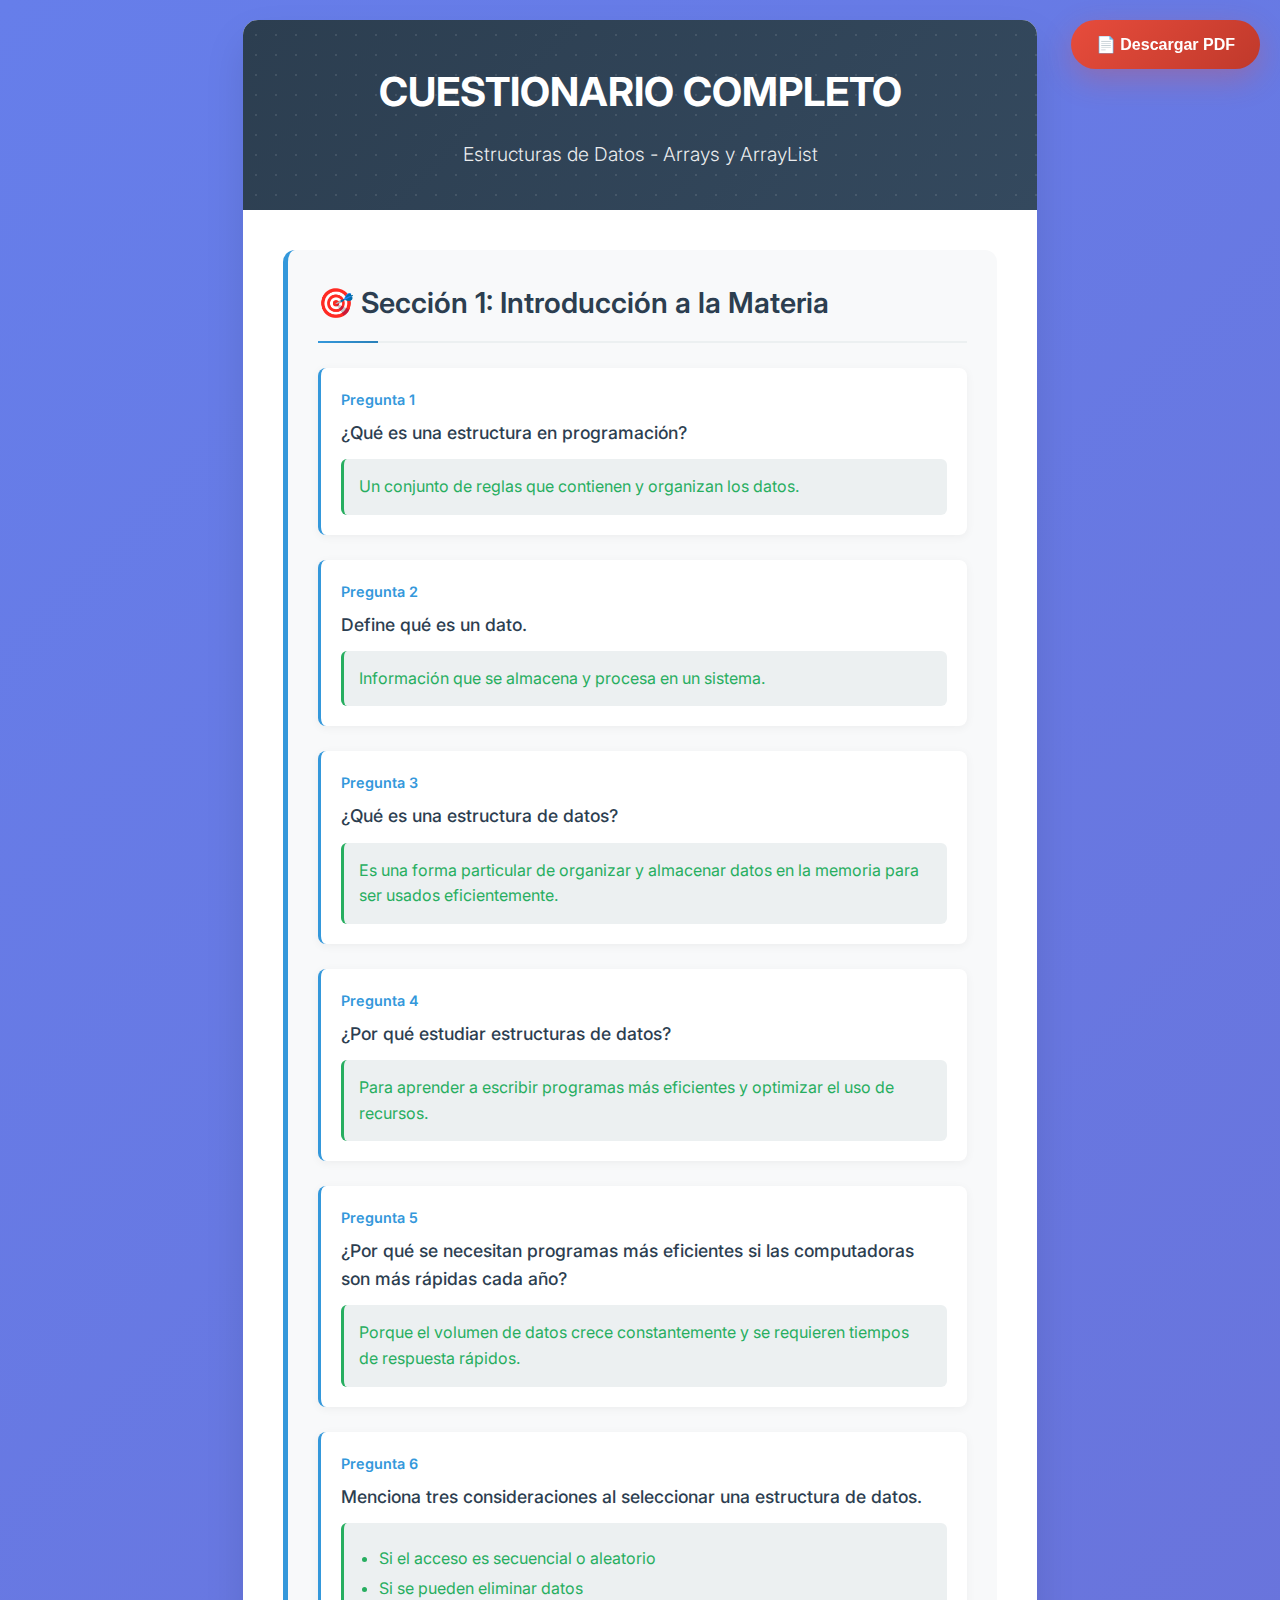
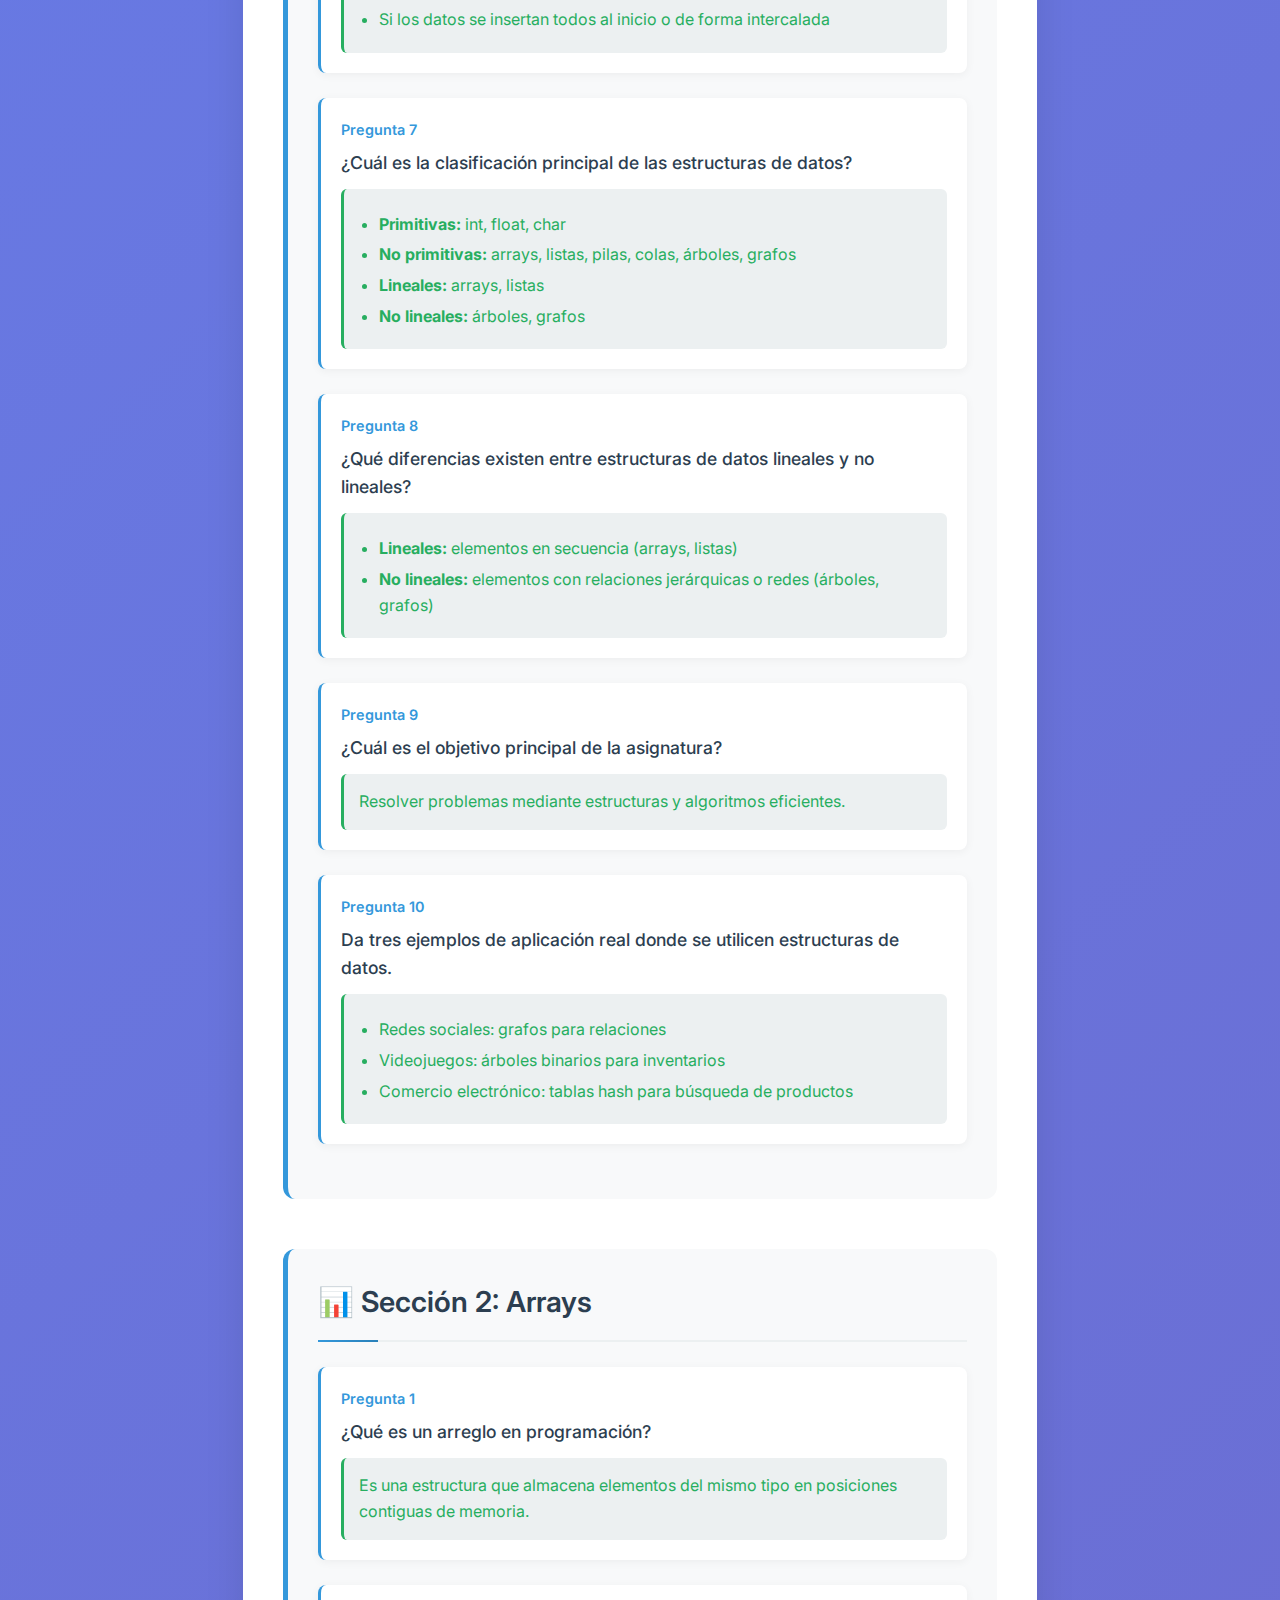
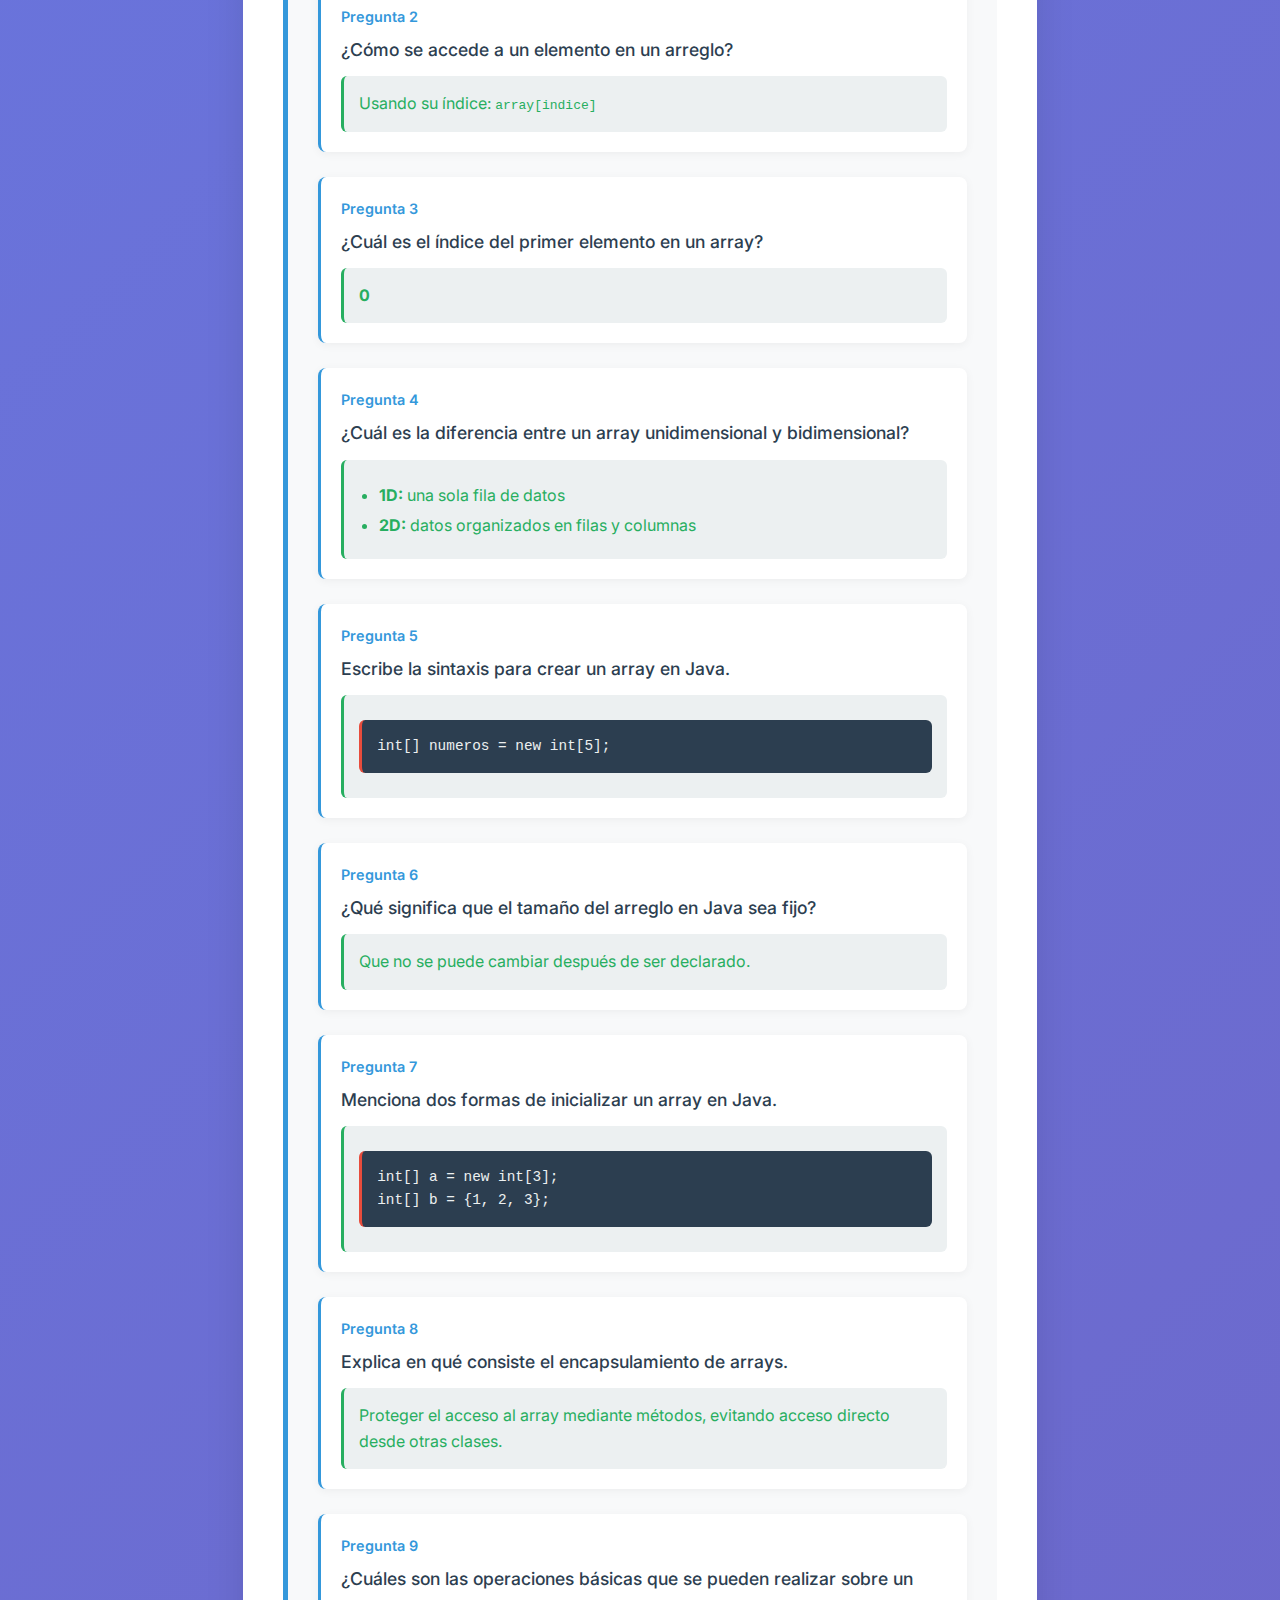
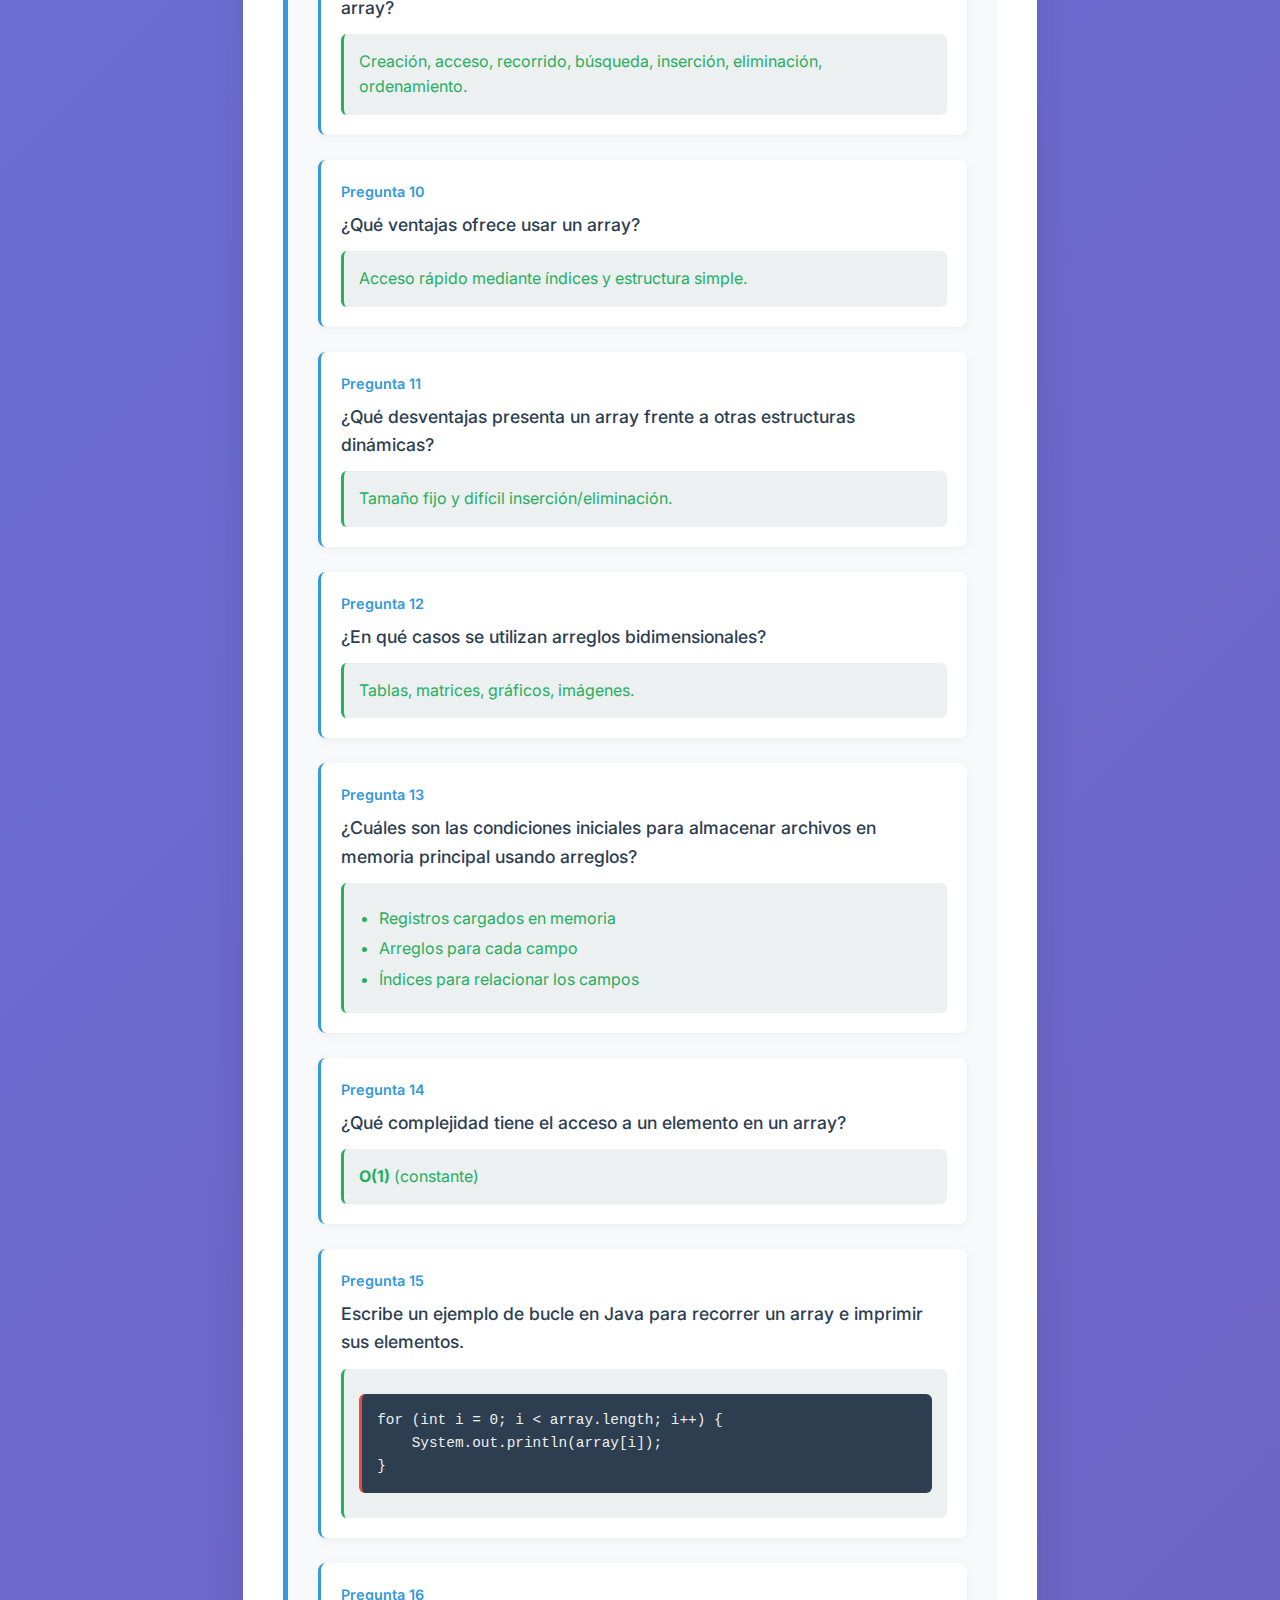
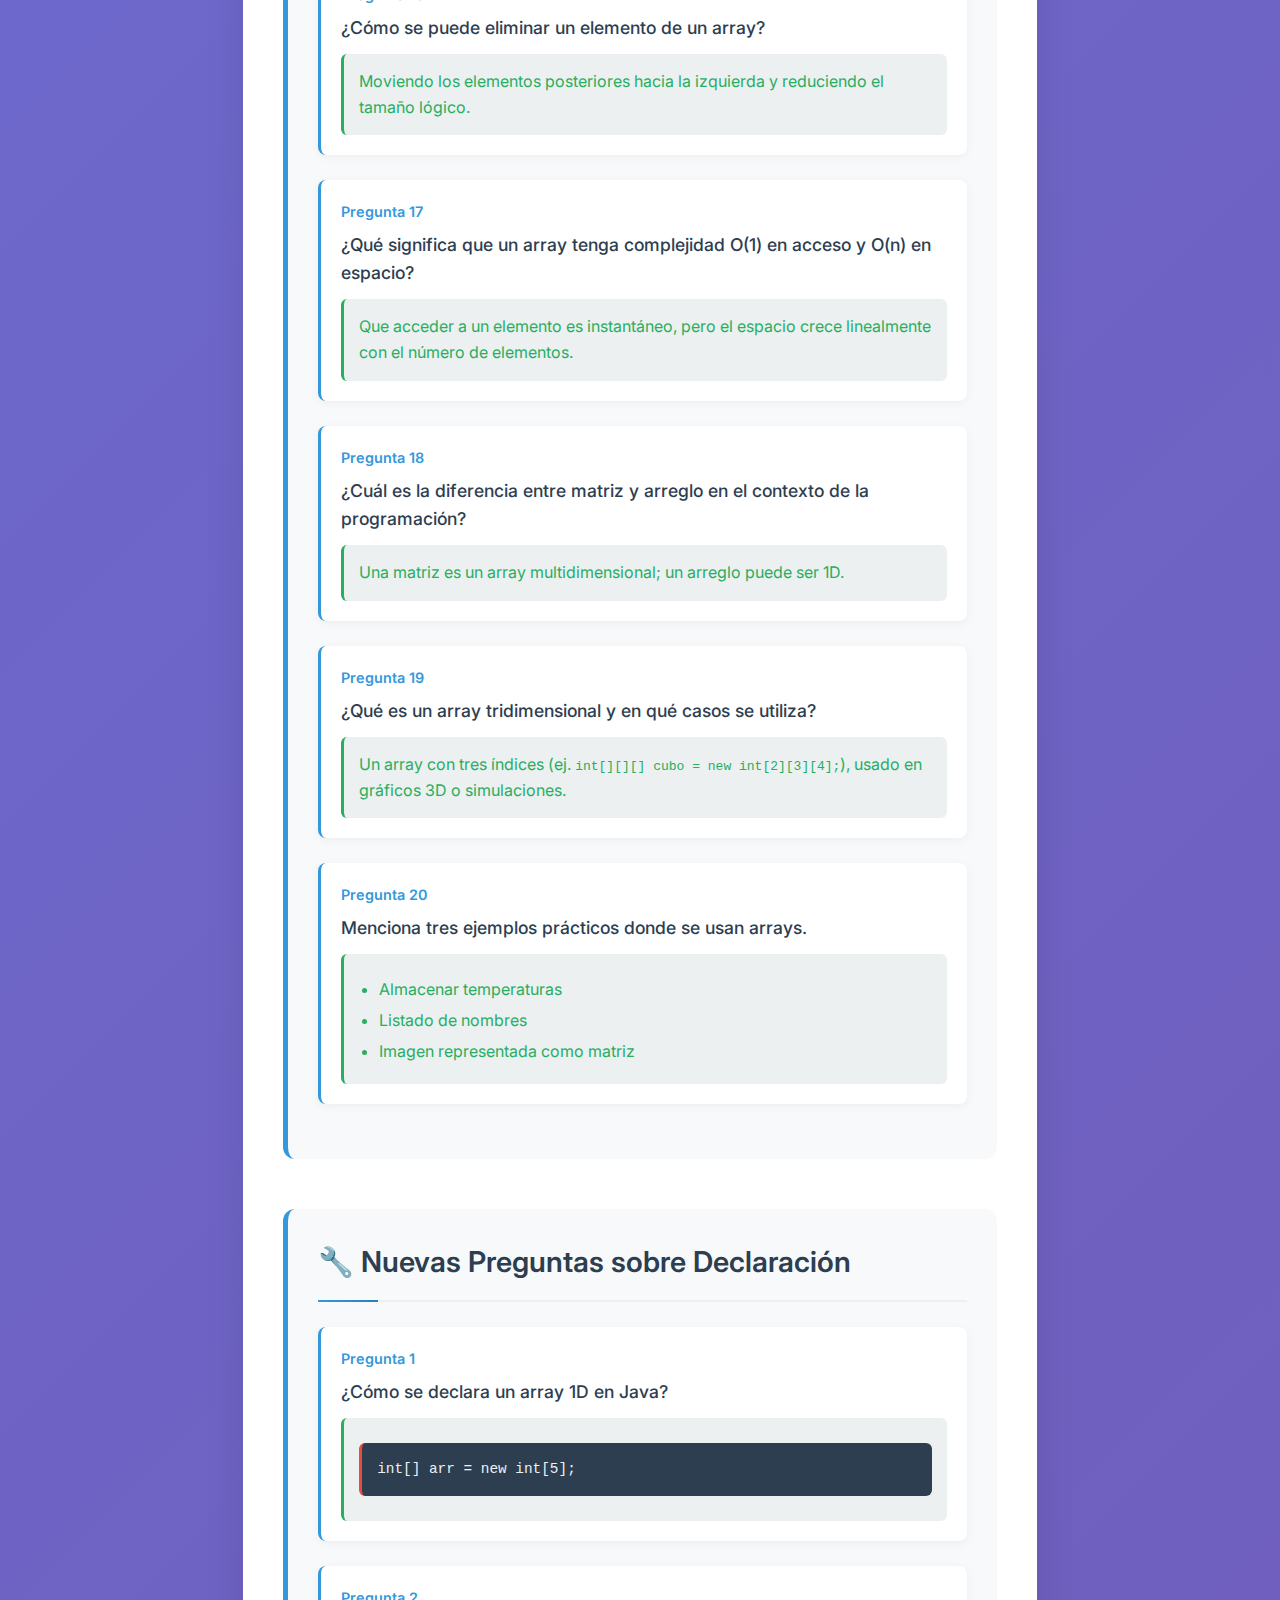
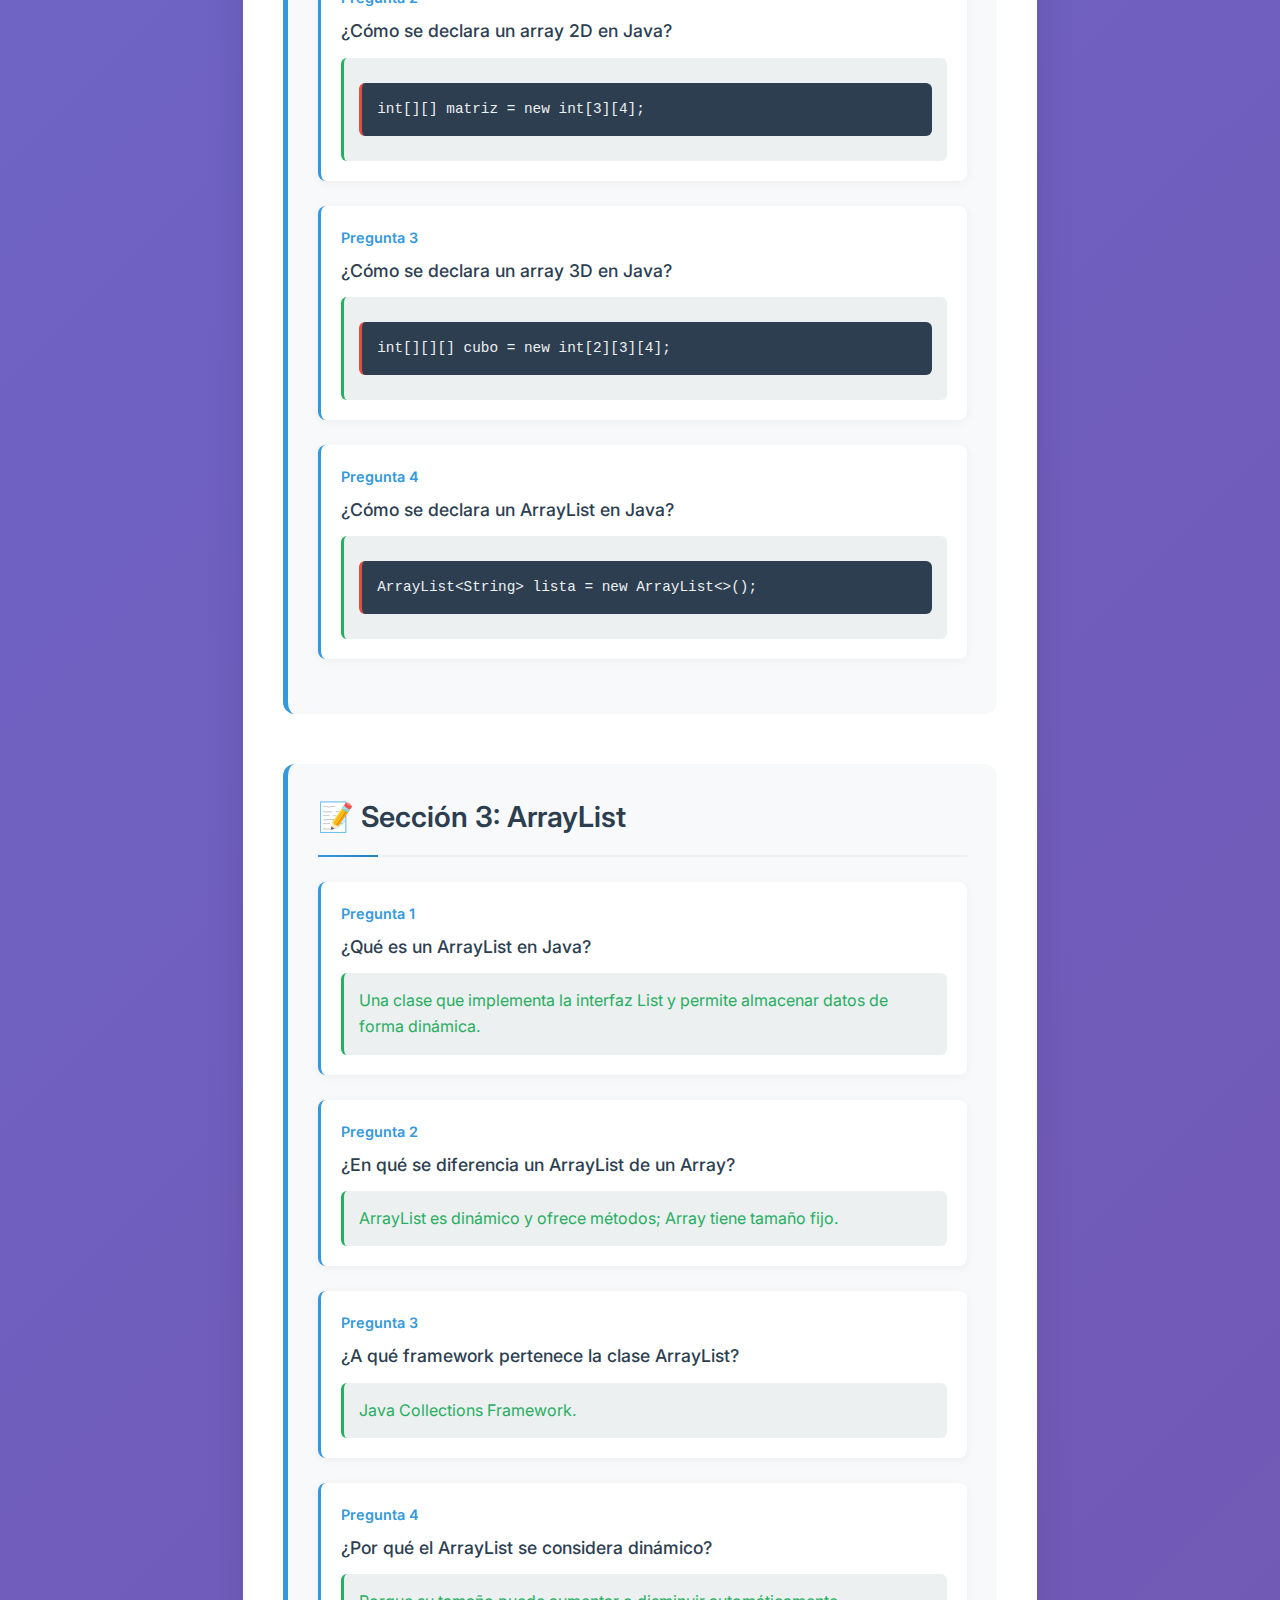
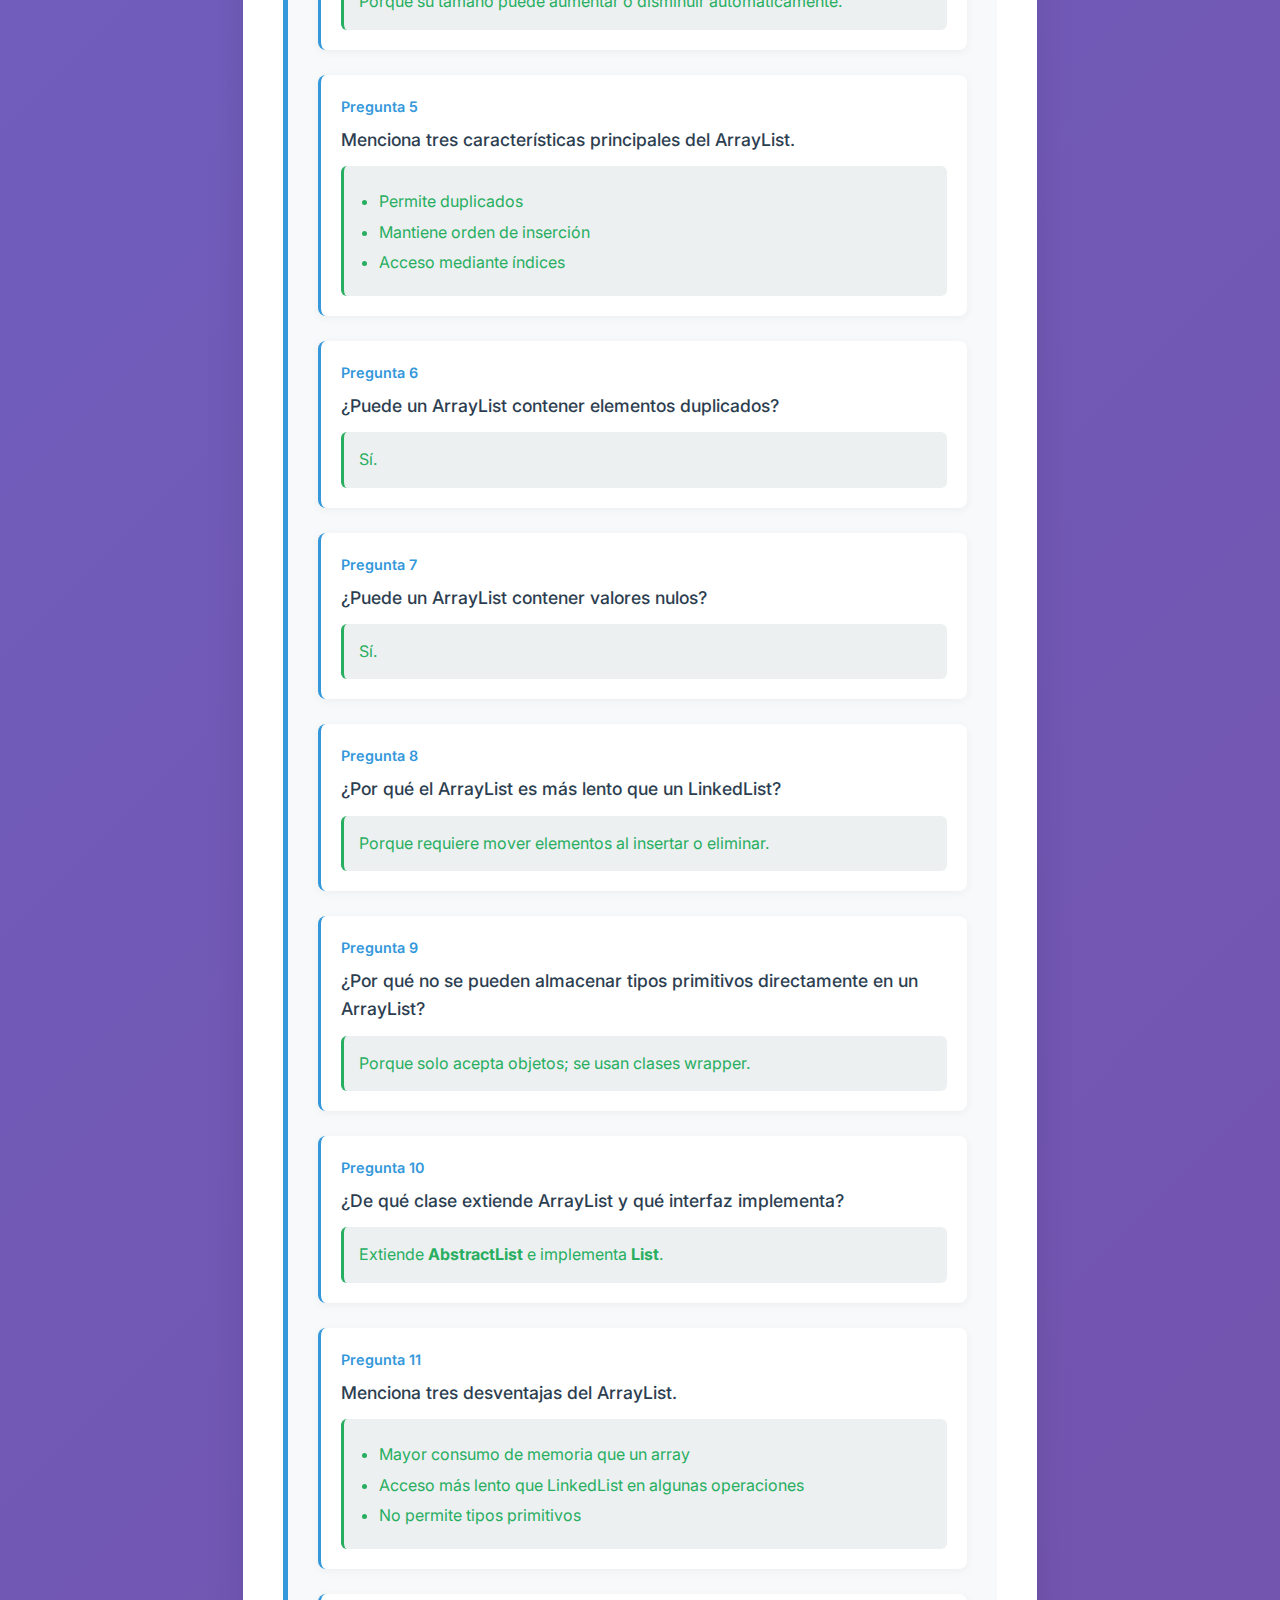
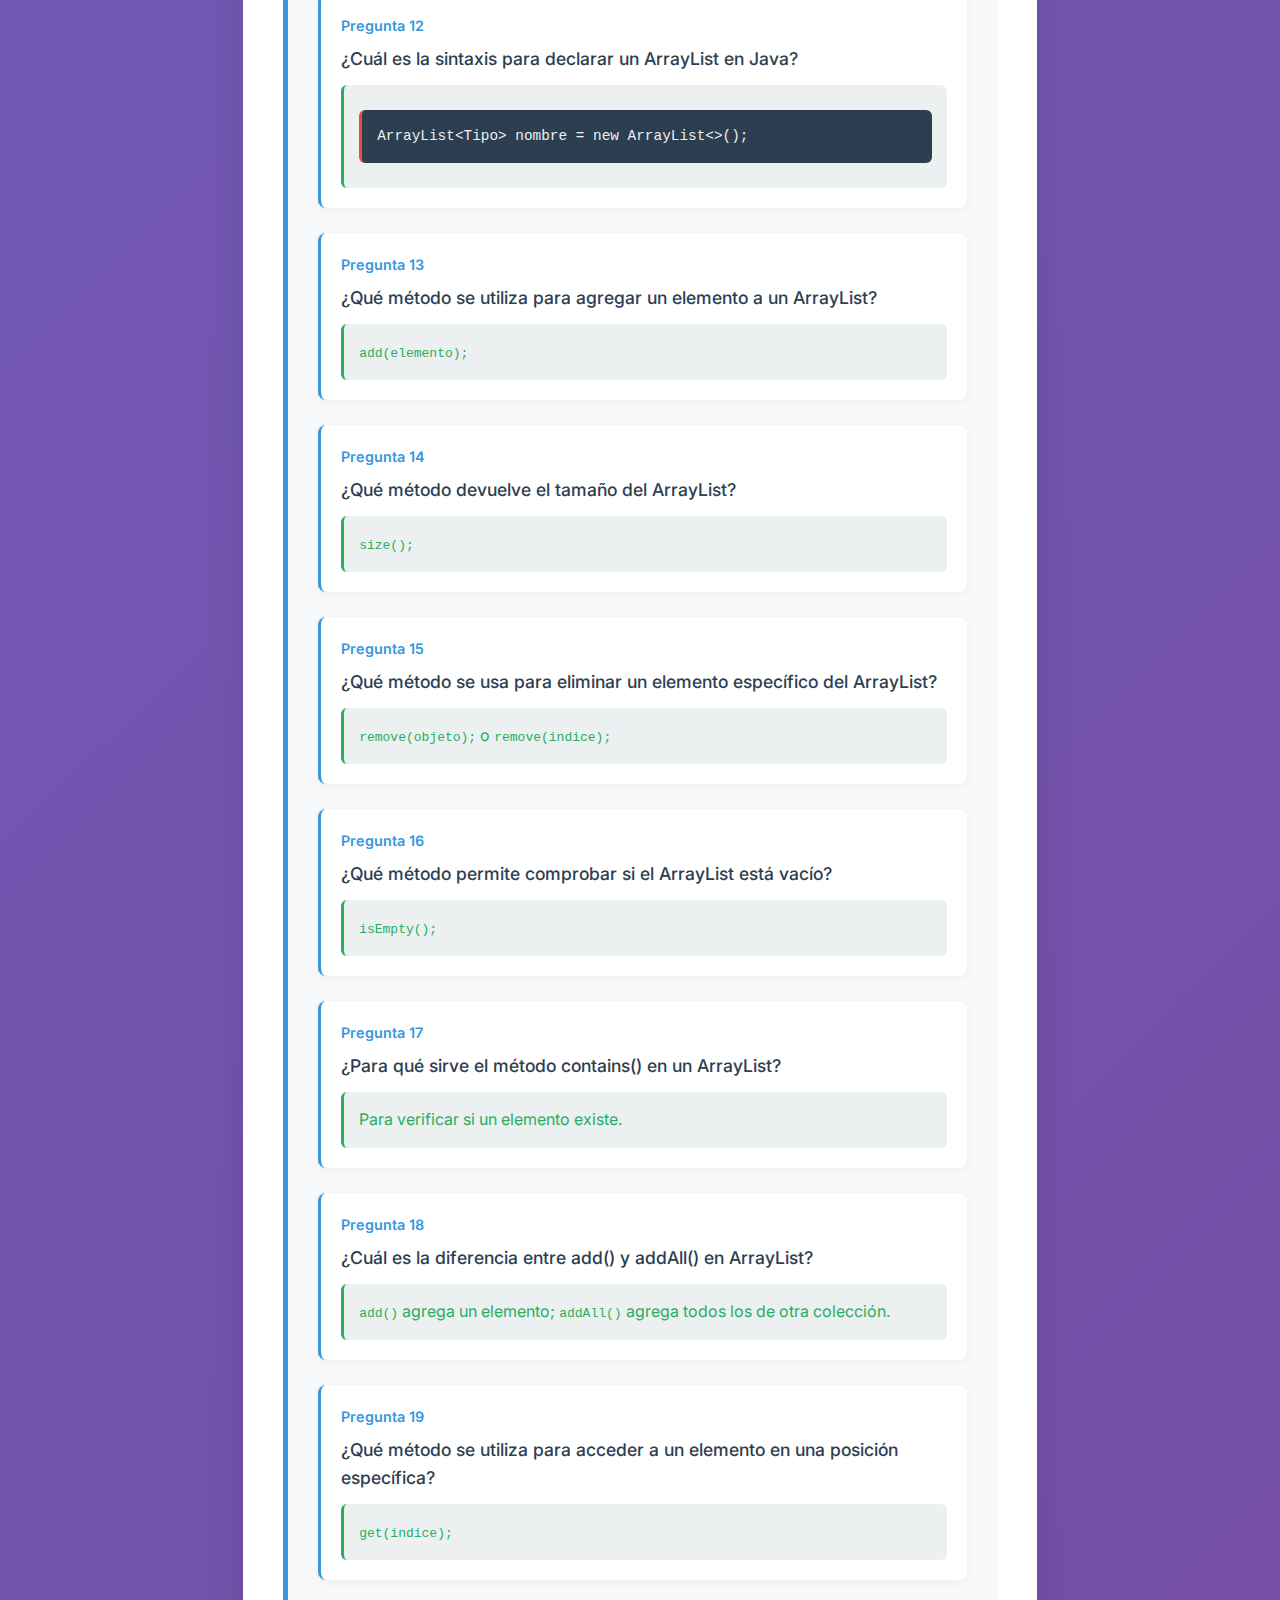
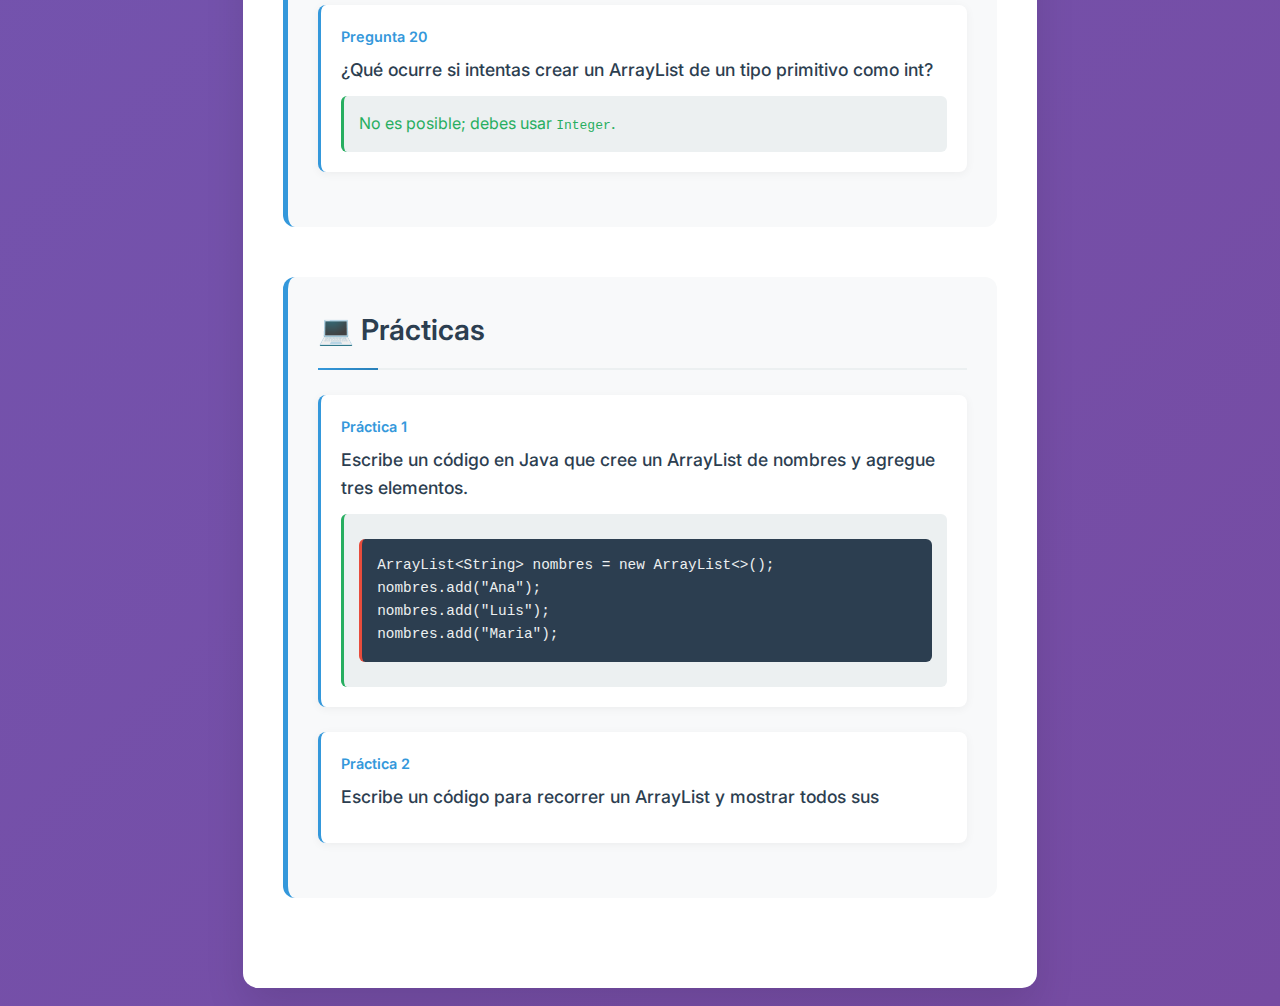
<file: estucturas.html>
<!DOCTYPE html>
<html lang="es">
<head>
    <meta charset="UTF-8">
    <meta name="viewport" content="width=device-width, initial-scale=1.0">
    <title>Cuestionario - Estructuras de Datos</title>
    <style>
        @import url('https://fonts.googleapis.com/css2?family=Inter:wght@300;400;500;600;700&display=swap');
        
        * {
            margin: 0;
            padding: 0;
            box-sizing: border-box;
        }
        
        body {
            font-family: 'Inter', Arial, sans-serif;
            line-height: 1.6;
            color: #2c3e50;
            background: linear-gradient(135deg, #667eea 0%, #764ba2 100%);
            min-height: 100vh;
            padding: 20px;
        }
        
        .container {
            max-width: 210mm;
            margin: 0 auto;
            background: white;
            border-radius: 15px;
            box-shadow: 0 20px 40px rgba(0,0,0,0.1);
            overflow: hidden;
        }
        
        .header {
            background: linear-gradient(135deg, #2c3e50 0%, #34495e 100%);
            color: white;
            padding: 40px 30px;
            text-align: center;
            position: relative;
            overflow: hidden;
        }
        
        .header::before {
            content: '';
            position: absolute;
            top: -50%;
            left: -50%;
            width: 200%;
            height: 200%;
            background: radial-gradient(circle, rgba(255,255,255,0.1) 1px, transparent 1px);
            background-size: 20px 20px;
            animation: float 20s infinite linear;
        }
        
        @keyframes float {
            0% { transform: translate(-50%, -50%) rotate(0deg); }
            100% { transform: translate(-50%, -50%) rotate(360deg); }
        }
        
        .header h1 {
            font-size: 2.5em;
            font-weight: 700;
            margin-bottom: 15px;
            position: relative;
            z-index: 2;
        }
        
        .header .subtitle {
            font-size: 1.2em;
            font-weight: 300;
            opacity: 0.9;
            position: relative;
            z-index: 2;
        }
        
        .content {
            padding: 40px;
        }
        
        .section {
            margin-bottom: 50px;
            background: #f8f9fa;
            border-radius: 12px;
            padding: 30px;
            border-left: 5px solid #3498db;
            transition: all 0.3s ease;
        }
        
        .section:hover {
            box-shadow: 0 10px 30px rgba(52, 152, 219, 0.1);
            transform: translateY(-2px);
        }
        
        .section-title {
            color: #2c3e50;
            font-size: 1.8em;
            font-weight: 600;
            margin-bottom: 25px;
            padding-bottom: 15px;
            border-bottom: 2px solid #ecf0f1;
            position: relative;
        }
        
        .section-title::after {
            content: '';
            position: absolute;
            bottom: -2px;
            left: 0;
            width: 60px;
            height: 2px;
            background: linear-gradient(90deg, #3498db, #2980b9);
        }
        
        .question {
            margin-bottom: 25px;
            background: white;
            padding: 20px;
            border-radius: 8px;
            border-left: 3px solid #3498db;
            box-shadow: 0 2px 10px rgba(0,0,0,0.05);
            transition: all 0.3s ease;
        }
        
        .question:hover {
            box-shadow: 0 5px 20px rgba(0,0,0,0.1);
            transform: translateX(3px);
        }
        
        .question-number {
            color: #3498db;
            font-weight: 600;
            font-size: 0.9em;
            margin-bottom: 8px;
        }
        
        .question-text {
            font-weight: 500;
            color: #2c3e50;
            margin-bottom: 12px;
            font-size: 1.1em;
        }
        
        .answer {
            color: #27ae60;
            font-weight: 400;
            background: #ecf0f1;
            padding: 15px;
            border-radius: 6px;
            border-left: 3px solid #27ae60;
        }
        
        .answer ul {
            margin-left: 20px;
            margin-top: 8px;
        }
        
        .answer li {
            margin-bottom: 5px;
        }
        
        pre {
            background: #2c3e50;
            color: #ecf0f1;
            padding: 15px;
            border-radius: 6px;
            overflow-x: auto;
            font-family: 'Courier New', monospace;
            font-size: 0.9em;
            margin: 10px 0;
            border-left: 3px solid #e74c3c;
        }
        
        .footer {
            background: #34495e;
            color: white;
            text-align: center;
            padding: 20px;
            font-size: 0.9em;
        }
        
        .download-btn {
            position: fixed;
            top: 20px;
            right: 20px;
            background: linear-gradient(135deg, #e74c3c, #c0392b);
            color: white;
            padding: 15px 25px;
            border: none;
            border-radius: 50px;
            cursor: pointer;
            font-weight: 600;
            font-size: 1em;
            box-shadow: 0 10px 30px rgba(231, 76, 60, 0.3);
            transition: all 0.3s ease;
            z-index: 1000;
        }
        
        .download-btn:hover {
            transform: translateY(-2px);
            box-shadow: 0 15px 40px rgba(231, 76, 60, 0.4);
        }
        
        @media print {
            body {
                background: white;
                padding: 0;
            }
            .container {
                box-shadow: none;
                border-radius: 0;
            }
            .download-btn {
                display: none;
            }
            .section:hover, .question:hover {
                transform: none;
                box-shadow: 0 2px 10px rgba(0,0,0,0.05);
            }
        }
    </style>
</head>
<body>
    <button class="download-btn" onclick="window.print()">📄 Descargar PDF</button>
    
    <div class="container">
        <div class="header">
            <h1>CUESTIONARIO COMPLETO</h1>
            <p class="subtitle">Estructuras de Datos - Arrays y ArrayList</p>
        </div>
        
        <div class="content">
            <!-- Sección 1: Introducción a la materia -->
            <div class="section">
                <h2 class="section-title">🎯 Sección 1: Introducción a la Materia</h2>
                
                <div class="question">
                    <div class="question-number">Pregunta 1</div>
                    <div class="question-text">¿Qué es una estructura en programación?</div>
                    <div class="answer">Un conjunto de reglas que contienen y organizan los datos.</div>
                </div>
                
                <div class="question">
                    <div class="question-number">Pregunta 2</div>
                    <div class="question-text">Define qué es un dato.</div>
                    <div class="answer">Información que se almacena y procesa en un sistema.</div>
                </div>
                
                <div class="question">
                    <div class="question-number">Pregunta 3</div>
                    <div class="question-text">¿Qué es una estructura de datos?</div>
                    <div class="answer">Es una forma particular de organizar y almacenar datos en la memoria para ser usados eficientemente.</div>
                </div>
                
                <div class="question">
                    <div class="question-number">Pregunta 4</div>
                    <div class="question-text">¿Por qué estudiar estructuras de datos?</div>
                    <div class="answer">Para aprender a escribir programas más eficientes y optimizar el uso de recursos.</div>
                </div>
                
                <div class="question">
                    <div class="question-number">Pregunta 5</div>
                    <div class="question-text">¿Por qué se necesitan programas más eficientes si las computadoras son más rápidas cada año?</div>
                    <div class="answer">Porque el volumen de datos crece constantemente y se requieren tiempos de respuesta rápidos.</div>
                </div>
                
                <div class="question">
                    <div class="question-number">Pregunta 6</div>
                    <div class="question-text">Menciona tres consideraciones al seleccionar una estructura de datos.</div>
                    <div class="answer">
                        <ul>
                            <li>Si el acceso es secuencial o aleatorio</li>
                            <li>Si se pueden eliminar datos</li>
                            <li>Si los datos se insertan todos al inicio o de forma intercalada</li>
                        </ul>
                    </div>
                </div>
                
                <div class="question">
                    <div class="question-number">Pregunta 7</div>
                    <div class="question-text">¿Cuál es la clasificación principal de las estructuras de datos?</div>
                    <div class="answer">
                        <ul>
                            <li><strong>Primitivas:</strong> int, float, char</li>
                            <li><strong>No primitivas:</strong> arrays, listas, pilas, colas, árboles, grafos</li>
                            <li><strong>Lineales:</strong> arrays, listas</li>
                            <li><strong>No lineales:</strong> árboles, grafos</li>
                        </ul>
                    </div>
                </div>
                
                <div class="question">
                    <div class="question-number">Pregunta 8</div>
                    <div class="question-text">¿Qué diferencias existen entre estructuras de datos lineales y no lineales?</div>
                    <div class="answer">
                        <ul>
                            <li><strong>Lineales:</strong> elementos en secuencia (arrays, listas)</li>
                            <li><strong>No lineales:</strong> elementos con relaciones jerárquicas o redes (árboles, grafos)</li>
                        </ul>
                    </div>
                </div>
                
                <div class="question">
                    <div class="question-number">Pregunta 9</div>
                    <div class="question-text">¿Cuál es el objetivo principal de la asignatura?</div>
                    <div class="answer">Resolver problemas mediante estructuras y algoritmos eficientes.</div>
                </div>
                
                <div class="question">
                    <div class="question-number">Pregunta 10</div>
                    <div class="question-text">Da tres ejemplos de aplicación real donde se utilicen estructuras de datos.</div>
                    <div class="answer">
                        <ul>
                            <li>Redes sociales: grafos para relaciones</li>
                            <li>Videojuegos: árboles binarios para inventarios</li>
                            <li>Comercio electrónico: tablas hash para búsqueda de productos</li>
                        </ul>
                    </div>
                </div>
            </div>
            
            <!-- Sección 2: Arrays -->
            <div class="section">
                <h2 class="section-title">📊 Sección 2: Arrays</h2>
                
                <div class="question">
                    <div class="question-number">Pregunta 1</div>
                    <div class="question-text">¿Qué es un arreglo en programación?</div>
                    <div class="answer">Es una estructura que almacena elementos del mismo tipo en posiciones contiguas de memoria.</div>
                </div>
                
                <div class="question">
                    <div class="question-number">Pregunta 2</div>
                    <div class="question-text">¿Cómo se accede a un elemento en un arreglo?</div>
                    <div class="answer">Usando su índice: <code>array[indice]</code></div>
                </div>
                
                <div class="question">
                    <div class="question-number">Pregunta 3</div>
                    <div class="question-text">¿Cuál es el índice del primer elemento en un array?</div>
                    <div class="answer"><strong>0</strong></div>
                </div>
                
                <div class="question">
                    <div class="question-number">Pregunta 4</div>
                    <div class="question-text">¿Cuál es la diferencia entre un array unidimensional y bidimensional?</div>
                    <div class="answer">
                        <ul>
                            <li><strong>1D:</strong> una sola fila de datos</li>
                            <li><strong>2D:</strong> datos organizados en filas y columnas</li>
                        </ul>
                    </div>
                </div>
                
                <div class="question">
                    <div class="question-number">Pregunta 5</div>
                    <div class="question-text">Escribe la sintaxis para crear un array en Java.</div>
                    <div class="answer">
                        <pre>int[] numeros = new int[5];</pre>
                    </div>
                </div>
                
                <div class="question">
                    <div class="question-number">Pregunta 6</div>
                    <div class="question-text">¿Qué significa que el tamaño del arreglo en Java sea fijo?</div>
                    <div class="answer">Que no se puede cambiar después de ser declarado.</div>
                </div>
                
                <div class="question">
                    <div class="question-number">Pregunta 7</div>
                    <div class="question-text">Menciona dos formas de inicializar un array en Java.</div>
                    <div class="answer">
                        <pre>int[] a = new int[3];
int[] b = {1, 2, 3};</pre>
                    </div>
                </div>
                
                <div class="question">
                    <div class="question-number">Pregunta 8</div>
                    <div class="question-text">Explica en qué consiste el encapsulamiento de arrays.</div>
                    <div class="answer">Proteger el acceso al array mediante métodos, evitando acceso directo desde otras clases.</div>
                </div>
                
                <div class="question">
                    <div class="question-number">Pregunta 9</div>
                    <div class="question-text">¿Cuáles son las operaciones básicas que se pueden realizar sobre un array?</div>
                    <div class="answer">Creación, acceso, recorrido, búsqueda, inserción, eliminación, ordenamiento.</div>
                </div>
                
                <div class="question">
                    <div class="question-number">Pregunta 10</div>
                    <div class="question-text">¿Qué ventajas ofrece usar un array?</div>
                    <div class="answer">Acceso rápido mediante índices y estructura simple.</div>
                </div>
                
                <div class="question">
                    <div class="question-number">Pregunta 11</div>
                    <div class="question-text">¿Qué desventajas presenta un array frente a otras estructuras dinámicas?</div>
                    <div class="answer">Tamaño fijo y difícil inserción/eliminación.</div>
                </div>
                
                <div class="question">
                    <div class="question-number">Pregunta 12</div>
                    <div class="question-text">¿En qué casos se utilizan arreglos bidimensionales?</div>
                    <div class="answer">Tablas, matrices, gráficos, imágenes.</div>
                </div>
                
                <div class="question">
                    <div class="question-number">Pregunta 13</div>
                    <div class="question-text">¿Cuáles son las condiciones iniciales para almacenar archivos en memoria principal usando arreglos?</div>
                    <div class="answer">
                        <ul>
                            <li>Registros cargados en memoria</li>
                            <li>Arreglos para cada campo</li>
                            <li>Índices para relacionar los campos</li>
                        </ul>
                    </div>
                </div>
                
                <div class="question">
                    <div class="question-number">Pregunta 14</div>
                    <div class="question-text">¿Qué complejidad tiene el acceso a un elemento en un array?</div>
                    <div class="answer"><strong>O(1)</strong> (constante)</div>
                </div>
                
                <div class="question">
                    <div class="question-number">Pregunta 15</div>
                    <div class="question-text">Escribe un ejemplo de bucle en Java para recorrer un array e imprimir sus elementos.</div>
                    <div class="answer">
                        <pre>for (int i = 0; i < array.length; i++) {
    System.out.println(array[i]);
}</pre>
                    </div>
                </div>
                
                <div class="question">
                    <div class="question-number">Pregunta 16</div>
                    <div class="question-text">¿Cómo se puede eliminar un elemento de un array?</div>
                    <div class="answer">Moviendo los elementos posteriores hacia la izquierda y reduciendo el tamaño lógico.</div>
                </div>
                
                <div class="question">
                    <div class="question-number">Pregunta 17</div>
                    <div class="question-text">¿Qué significa que un array tenga complejidad O(1) en acceso y O(n) en espacio?</div>
                    <div class="answer">Que acceder a un elemento es instantáneo, pero el espacio crece linealmente con el número de elementos.</div>
                </div>
                
                <div class="question">
                    <div class="question-number">Pregunta 18</div>
                    <div class="question-text">¿Cuál es la diferencia entre matriz y arreglo en el contexto de la programación?</div>
                    <div class="answer">Una matriz es un array multidimensional; un arreglo puede ser 1D.</div>
                </div>
                
                <div class="question">
                    <div class="question-number">Pregunta 19</div>
                    <div class="question-text">¿Qué es un array tridimensional y en qué casos se utiliza?</div>
                    <div class="answer">Un array con tres índices (ej. <code>int[][][] cubo = new int[2][3][4];</code>), usado en gráficos 3D o simulaciones.</div>
                </div>
                
                <div class="question">
                    <div class="question-number">Pregunta 20</div>
                    <div class="question-text">Menciona tres ejemplos prácticos donde se usan arrays.</div>
                    <div class="answer">
                        <ul>
                            <li>Almacenar temperaturas</li>
                            <li>Listado de nombres</li>
                            <li>Imagen representada como matriz</li>
                        </ul>
                    </div>
                </div>
            </div>
            
            <!-- Nuevas preguntas sobre declaración -->
            <div class="section">
                <h2 class="section-title">🔧 Nuevas Preguntas sobre Declaración</h2>
                
                <div class="question">
                    <div class="question-number">Pregunta 1</div>
                    <div class="question-text">¿Cómo se declara un array 1D en Java?</div>
                    <div class="answer">
                        <pre>int[] arr = new int[5];</pre>
                    </div>
                </div>
                
                <div class="question">
                    <div class="question-number">Pregunta 2</div>
                    <div class="question-text">¿Cómo se declara un array 2D en Java?</div>
                    <div class="answer">
                        <pre>int[][] matriz = new int[3][4];</pre>
                    </div>
                </div>
                
                <div class="question">
                    <div class="question-number">Pregunta 3</div>
                    <div class="question-text">¿Cómo se declara un array 3D en Java?</div>
                    <div class="answer">
                        <pre>int[][][] cubo = new int[2][3][4];</pre>
                    </div>
                </div>
                
                <div class="question">
                    <div class="question-number">Pregunta 4</div>
                    <div class="question-text">¿Cómo se declara un ArrayList en Java?</div>
                    <div class="answer">
                        <pre>ArrayList&lt;String&gt; lista = new ArrayList&lt;&gt;();</pre>
                    </div>
                </div>
            </div>
            
            <!-- Sección 3: ArrayList -->
            <div class="section">
                <h2 class="section-title">📝 Sección 3: ArrayList</h2>
                
                <div class="question">
                    <div class="question-number">Pregunta 1</div>
                    <div class="question-text">¿Qué es un ArrayList en Java?</div>
                    <div class="answer">Una clase que implementa la interfaz List y permite almacenar datos de forma dinámica.</div>
                </div>
                
                <div class="question">
                    <div class="question-number">Pregunta 2</div>
                    <div class="question-text">¿En qué se diferencia un ArrayList de un Array?</div>
                    <div class="answer">ArrayList es dinámico y ofrece métodos; Array tiene tamaño fijo.</div>
                </div>
                
                <div class="question">
                    <div class="question-number">Pregunta 3</div>
                    <div class="question-text">¿A qué framework pertenece la clase ArrayList?</div>
                    <div class="answer">Java Collections Framework.</div>
                </div>
                
                <div class="question">
                    <div class="question-number">Pregunta 4</div>
                    <div class="question-text">¿Por qué el ArrayList se considera dinámico?</div>
                    <div class="answer">Porque su tamaño puede aumentar o disminuir automáticamente.</div>
                </div>
                
                <div class="question">
                    <div class="question-number">Pregunta 5</div>
                    <div class="question-text">Menciona tres características principales del ArrayList.</div>
                    <div class="answer">
                        <ul>
                            <li>Permite duplicados</li>
                            <li>Mantiene orden de inserción</li>
                            <li>Acceso mediante índices</li>
                        </ul>
                    </div>
                </div>
                
                <div class="question">
                    <div class="question-number">Pregunta 6</div>
                    <div class="question-text">¿Puede un ArrayList contener elementos duplicados?</div>
                    <div class="answer">Sí.</div>
                </div>
                
                <div class="question">
                    <div class="question-number">Pregunta 7</div>
                    <div class="question-text">¿Puede un ArrayList contener valores nulos?</div>
                    <div class="answer">Sí.</div>
                </div>
                
                <div class="question">
                    <div class="question-number">Pregunta 8</div>
                    <div class="question-text">¿Por qué el ArrayList es más lento que un LinkedList?</div>
                    <div class="answer">Porque requiere mover elementos al insertar o eliminar.</div>
                </div>
                
                <div class="question">
                    <div class="question-number">Pregunta 9</div>
                    <div class="question-text">¿Por qué no se pueden almacenar tipos primitivos directamente en un ArrayList?</div>
                    <div class="answer">Porque solo acepta objetos; se usan clases wrapper.</div>
                </div>
                
                <div class="question">
                    <div class="question-number">Pregunta 10</div>
                    <div class="question-text">¿De qué clase extiende ArrayList y qué interfaz implementa?</div>
                    <div class="answer">Extiende <strong>AbstractList</strong> e implementa <strong>List</strong>.</div>
                </div>
                
                <div class="question">
                    <div class="question-number">Pregunta 11</div>
                    <div class="question-text">Menciona tres desventajas del ArrayList.</div>
                    <div class="answer">
                        <ul>
                            <li>Mayor consumo de memoria que un array</li>
                            <li>Acceso más lento que LinkedList en algunas operaciones</li>
                            <li>No permite tipos primitivos</li>
                        </ul>
                    </div>
                </div>
                
                <div class="question">
                    <div class="question-number">Pregunta 12</div>
                    <div class="question-text">¿Cuál es la sintaxis para declarar un ArrayList en Java?</div>
                    <div class="answer">
                        <pre>ArrayList&lt;Tipo&gt; nombre = new ArrayList&lt;&gt;();</pre>
                    </div>
                </div>
                
                <div class="question">
                    <div class="question-number">Pregunta 13</div>
                    <div class="question-text">¿Qué método se utiliza para agregar un elemento a un ArrayList?</div>
                    <div class="answer"><code>add(elemento);</code></div>
                </div>
                
                <div class="question">
                    <div class="question-number">Pregunta 14</div>
                    <div class="question-text">¿Qué método devuelve el tamaño del ArrayList?</div>
                    <div class="answer"><code>size();</code></div>
                </div>
                
                <div class="question">
                    <div class="question-number">Pregunta 15</div>
                    <div class="question-text">¿Qué método se usa para eliminar un elemento específico del ArrayList?</div>
                    <div class="answer"><code>remove(objeto);</code> o <code>remove(indice);</code></div>
                </div>
                
                <div class="question">
                    <div class="question-number">Pregunta 16</div>
                    <div class="question-text">¿Qué método permite comprobar si el ArrayList está vacío?</div>
                    <div class="answer"><code>isEmpty();</code></div>
                </div>
                
                <div class="question">
                    <div class="question-number">Pregunta 17</div>
                    <div class="question-text">¿Para qué sirve el método contains() en un ArrayList?</div>
                    <div class="answer">Para verificar si un elemento existe.</div>
                </div>
                
                <div class="question">
                    <div class="question-number">Pregunta 18</div>
                    <div class="question-text">¿Cuál es la diferencia entre add() y addAll() en ArrayList?</div>
                    <div class="answer"><code>add()</code> agrega un elemento; <code>addAll()</code> agrega todos los de otra colección.</div>
                </div>
                
                <div class="question">
                    <div class="question-number">Pregunta 19</div>
                    <div class="question-text">¿Qué método se utiliza para acceder a un elemento en una posición específica?</div>
                    <div class="answer"><code>get(indice);</code></div>
                </div>
                
                <div class="question">
                    <div class="question-number">Pregunta 20</div>
                    <div class="question-text">¿Qué ocurre si intentas crear un ArrayList de un tipo primitivo como int?</div>
                    <div class="answer">No es posible; debes usar <code>Integer</code>.</div>
                </div>
            </div>
            
            <!-- Sección de Prácticas -->
            <div class="section">
                <h2 class="section-title">💻 Prácticas</h2>
                
                <div class="question">
                    <div class="question-number">Práctica 1</div>
                    <div class="question-text">Escribe un código en Java que cree un ArrayList de nombres y agregue tres elementos.</div>
                    <div class="answer">
                        <pre>ArrayList&lt;String&gt; nombres = new ArrayList&lt;&gt;();
nombres.add("Ana");
nombres.add("Luis");
nombres.add("Maria");</pre>
                    </div>
                </div>
                
                <div class="question">
                    <div class="question-number">Práctica 2</div>
                    <div class="question-text">Escribe un código para recorrer un ArrayList y mostrar todos sus
</file>
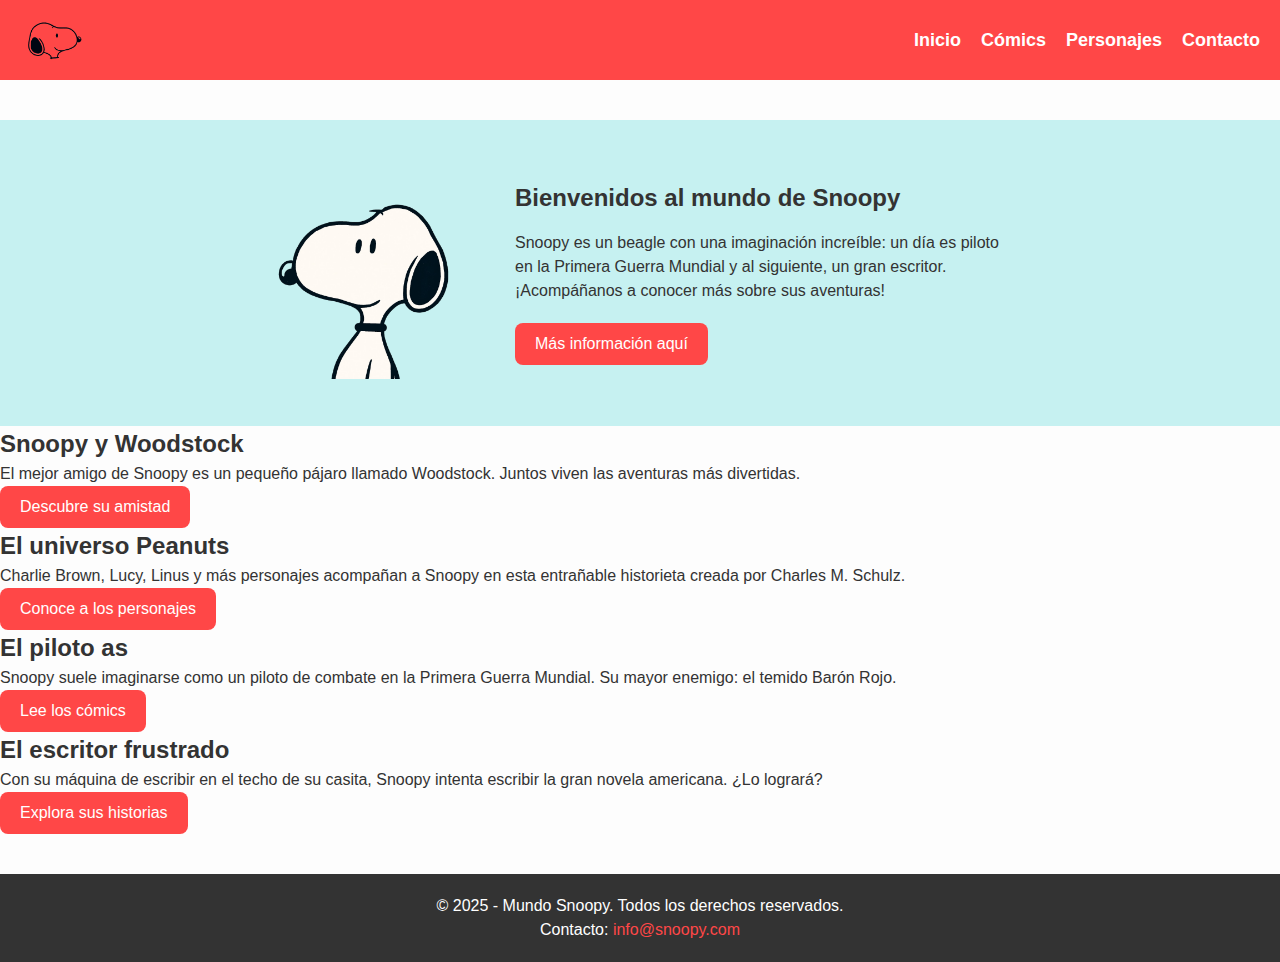
<file: Practica1_html_and_css/practica1_p2.html>
<!DOCTYPE html>
<html lang="es">
<head>
    <meta charset="UTF-8">
    <meta name="viewport" content="width=device-width, initial-scale=1.0">
    <link href="style.css" rel="stylesheet">
    <title>Practica 1 - Snoopy</title>
</head>
<body>
    <!-- Menu/Navbar -->
    <header id="menu">
        <img src="logo.png" alt="Logo de Snoopy">
        <nav>
            <ul>
                <li><a href="#">Inicio</a></li>
                <li><a href="#">Cómics</a></li>
                <li><a href="#">Personajes</a></li>
                <li><a href="#">Contacto</a></li>
            </ul>
        </nav>
    </header>
    
    <!-- Contenedor principal -->
    <section id="contenedor1">
        <div id="opcion1"> 
            <img src="hola.png" alt="Snoopy feliz">
        </div>
        <div id="opcion2">
            <h2>Bienvenidos al mundo de Snoopy</h2>
            <p>Snoopy es un beagle con una imaginación increíble: un día es piloto en la Primera Guerra Mundial y al siguiente, un gran escritor. ¡Acompáñanos a conocer más sobre sus aventuras!</p>
            <a href="#"><button>Más información aquí</button></a>
        </div>
    </section>

    <!-- Sección de servicios / información -->
    <section id="servicios">
        <div class="servicio">
            <h2>Snoopy y Woodstock</h2>
            <p>El mejor amigo de Snoopy es un pequeño pájaro llamado Woodstock. Juntos viven las aventuras más divertidas.</p>
            <a href="#"><button>Descubre su amistad</button></a>
        </div>
        <div class="servicio">
            <h2>El universo Peanuts</h2>
            <p>Charlie Brown, Lucy, Linus y más personajes acompañan a Snoopy en esta entrañable historieta creada por Charles M. Schulz.</p>
            <a href="#"><button>Conoce a los personajes</button></a>
        </div>
    </section>

    <section id="servicios2">
        <div class="servicio">
            <h2>El piloto as</h2>
            <p>Snoopy suele imaginarse como un piloto de combate en la Primera Guerra Mundial. Su mayor enemigo: el temido Barón Rojo.</p>
            <a href="#"><button>Lee los cómics</button></a>
        </div>
        <div class="servicio">
            <h2>El escritor frustrado</h2>
            <p>Con su máquina de escribir en el techo de su casita, Snoopy intenta escribir la gran novela americana. ¿Lo logrará?</p>
            <a href="#"><button>Explora sus historias</button></a>
        </div>
    </section>

    <!-- Footer -->
    <footer id="footer">
        <p>&copy; 2025 - Mundo Snoopy. Todos los derechos reservados.</p>
        <p>Contacto: <a href="mailto:info@snoopy.com">info@snoopy.com</a></p>
    </footer>
</body>
</html>
</file>
<file: Practica1_html_and_css/style.css>
* {
    margin: 0;
    padding: 0;
    box-sizing: border-box;
}

body {
    font-family: Arial, Helvetica, sans-serif;
    line-height: 1.5;
    color: #333;
    background-color: #fdfdfd;
}

/* Navbar */
#menu {
    background-color: #ff4747;
    width: 100%;
    height: 80px;
    display: flex;
    justify-content: space-between; 
    align-items: center;
    padding: 0 20px;
}

#menu img {
    width: 70px; 
    height: 70px;
}

#menu ul {
    display: flex;
}

#menu ul li {
    list-style: none;
    margin-left: 20px;
}

#menu ul li a {
    color: white;
    text-decoration: none;
    font-size: 18px;
    font-weight: bold;
}

#menu ul li a:hover {
    text-decoration: underline;
}

/* Contenedor principal */
#contenedor1 {
    background-color: #c6f1f1;
    margin-top: 40px;
    padding: 40px;
    display: flex;
    justify-content: center;
    align-items: center;
    gap: 50px;
}

#opcion1 img {
    width: 200px;
}

#opcion2 {
    max-width: 500px;
}

#opcion2 h2 {
    margin-bottom: 15px;
    color: #333;
}

#opcion2 p {
    margin-bottom: 20px;
    font-size: 16px;
}

button {
    background-color: #ff4747;
    color: white;
    border: none;
    padding: 12px 20px;
    border-radius: 8px;
    cursor: pointer;
    font-size: 16px;
}

button:hover {
    background-color: #ff6f6f;
}

#footer {
    background-color: #333;
    color: white;
    text-align: center;
    padding: 20px;
    margin-top: 40px;
}

#footer a {
    color: #ff4747;
    text-decoration: none;
}
</file>
